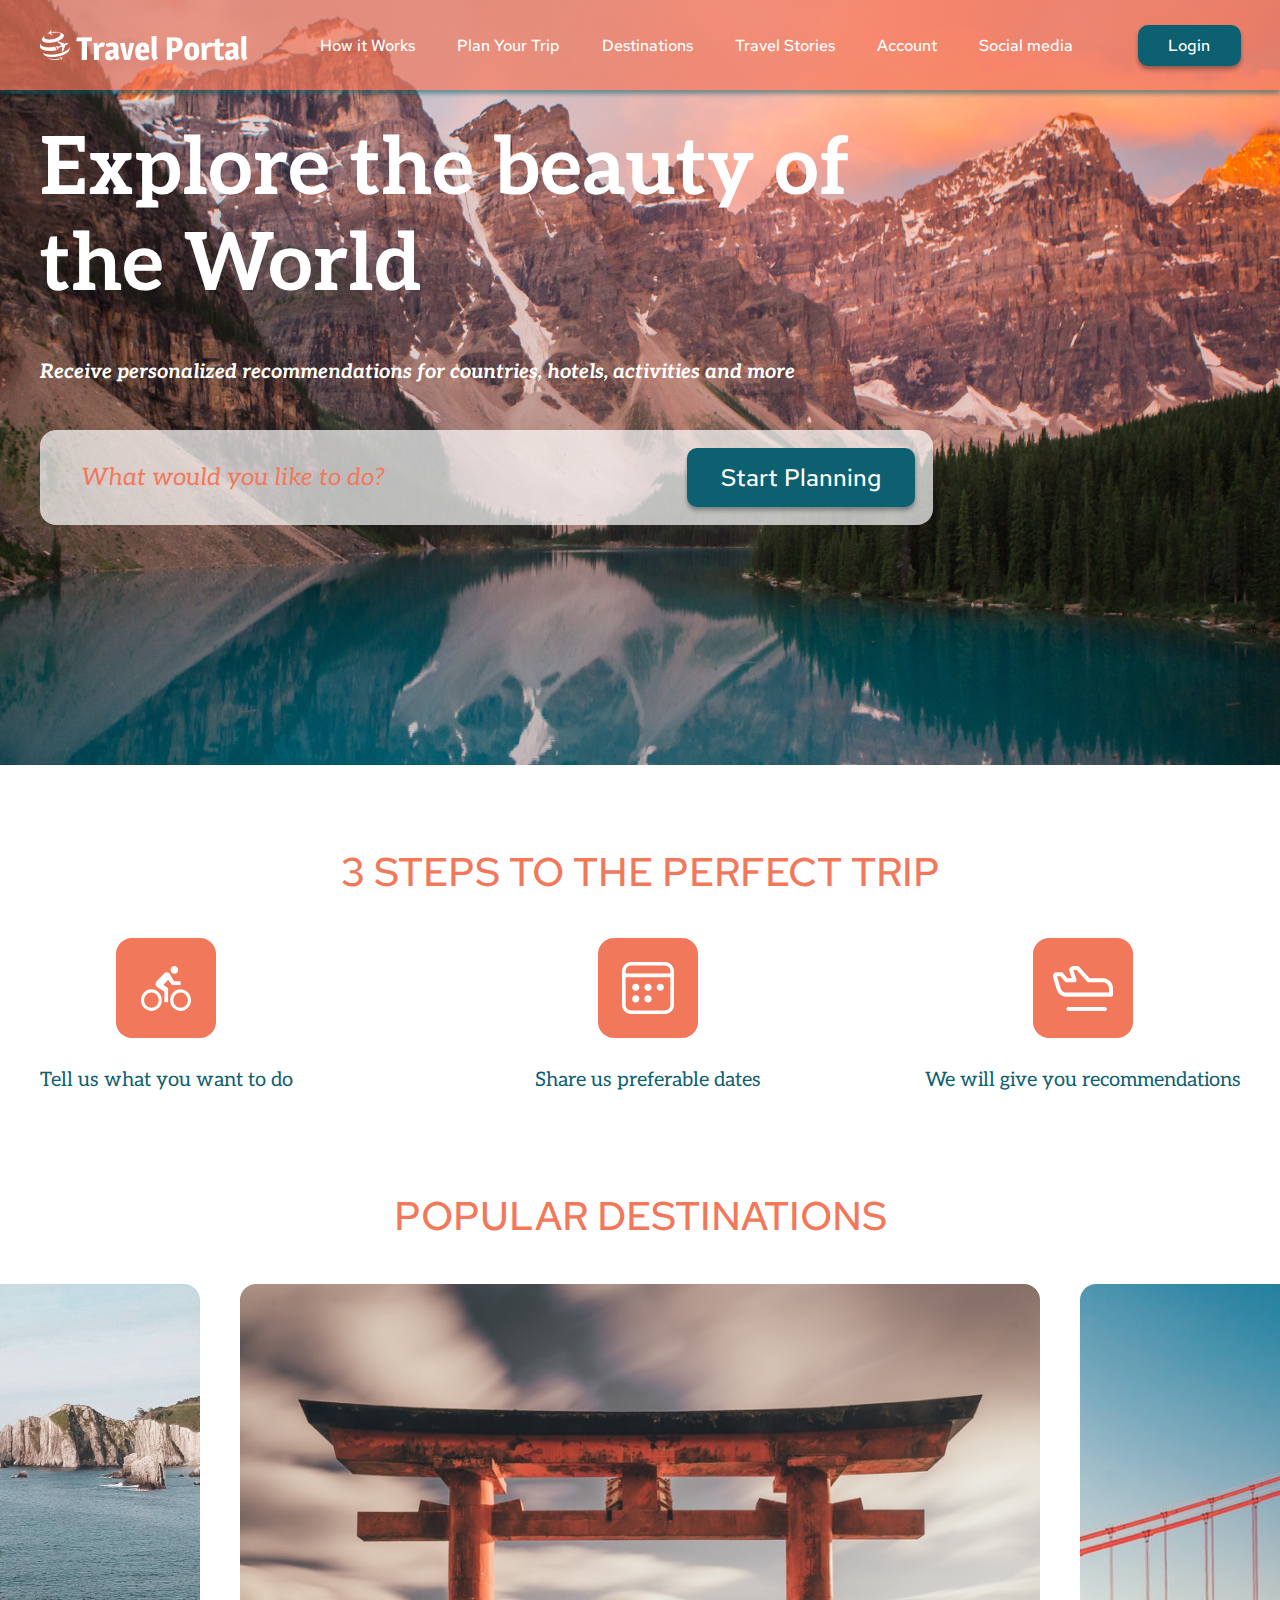
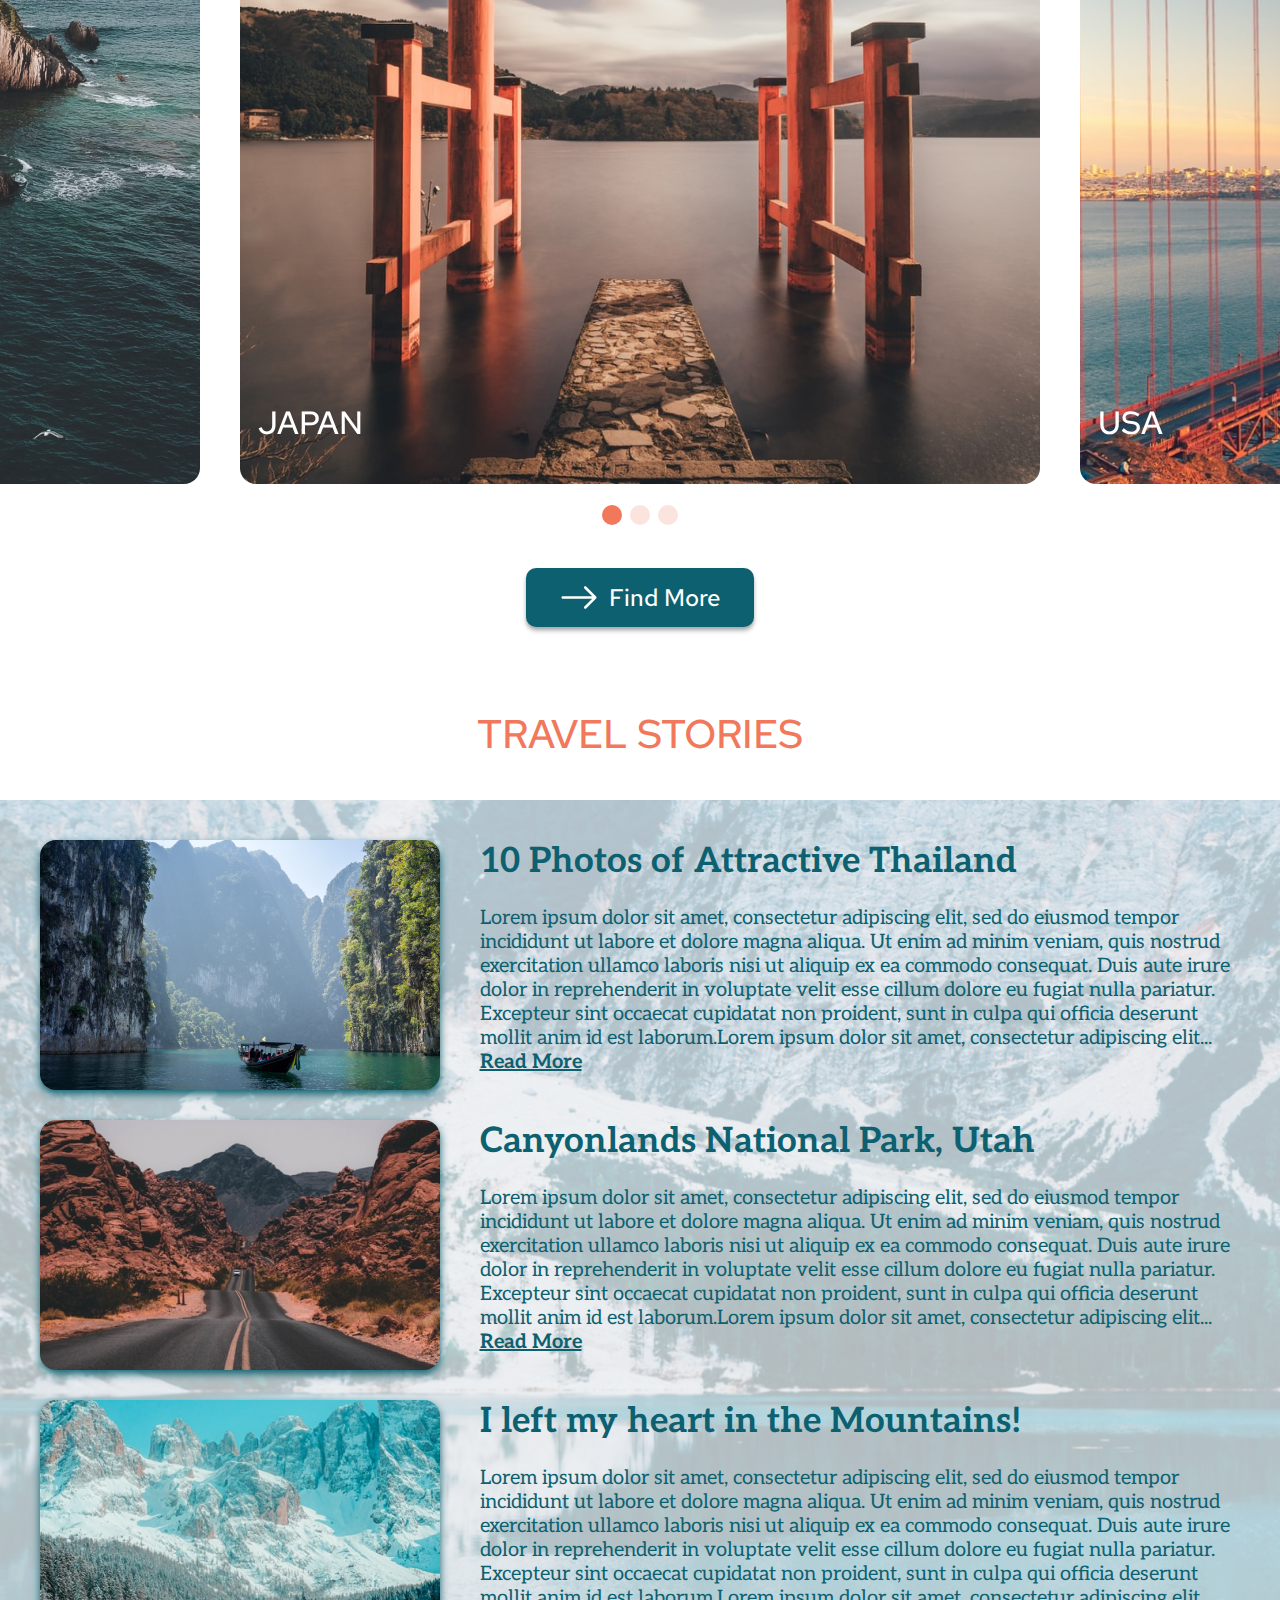
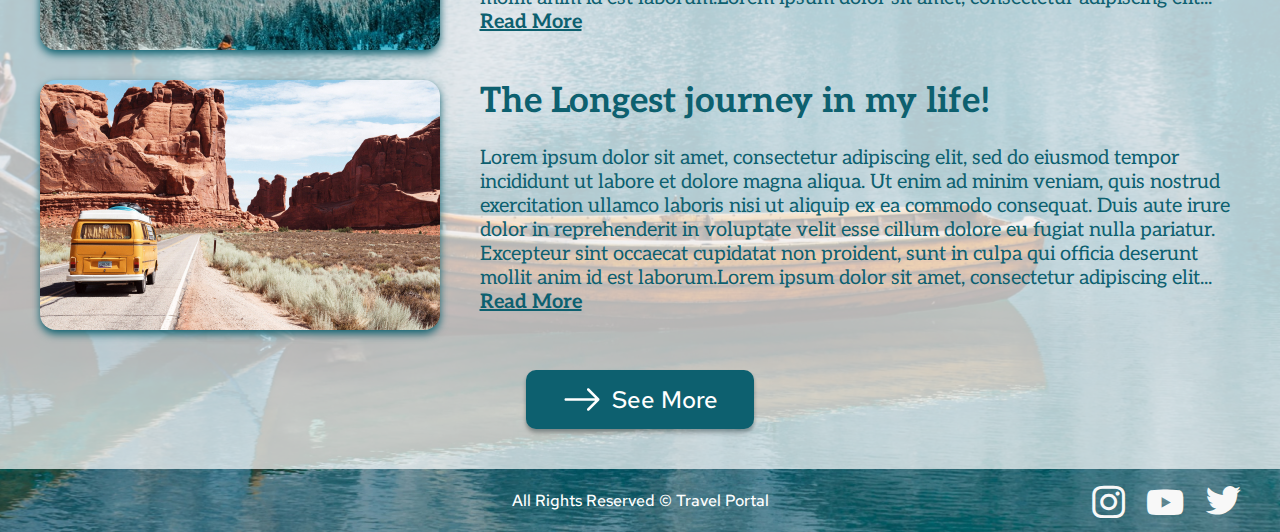
<file: travel-layout/index.html>
<!DOCTYPE html>
<html lang="en">
<head>
	<meta charset="UTF-8">
	<meta http-equiv="X-UA-Compatible" content="IE=edge">
	<meta name="viewport" content="width=device-width, initial-scale=1.0">
	<link rel="stylesheet" href="css/iconsfont.css">
	<link rel="stylesheet" href="css/style.css">
	<link rel="stylesheet" href="https://cdn.jsdelivr.net/npm/swiper@8/swiper-bundle.min.css"/>
	<title>Travel Portal</title>
</head>
<body>
	<div class="wrapper">
<header class="header">
	<div class="header__container container">
		<div class="menu__logo">
			<img class="menu__logo-image" src="./assets/img/logo/logo.png" alt="Logo travel portal">
		</div>
		<div class="header__menu menu">
			<div class="menu__icon">
				<span></span>
			</div>
			<nav class="menu__body">
				<ul class="menu__list">
					<li class="menu__item"><a data-goto=".page-section_1" href="#" class="menu__link">How it Works</a></li>
					<li class="menu__item"><a data-goto=".page-section_2" href="#" class="menu__link">Plan Your Trip</a></li>
					<li class="menu__item"><a data-goto=".page-section_3" href="#" class="menu__link">Destinations</a></li>
					<li class="menu__item"><a data-goto=".page-section_4" href="#" class="menu__link">Travel Stories</a></li>
				</ul>
			</nav>
		</div>
		<button type="button" class="menu__btn btn"><span>Login</span></button>
	</div>
</header>

		<main class="travel-portal">
			<section class="plan-your-trip page-section_1">
			<div class="plan-your-trip__container">
				<div class="container">
					<div class="plan-your-trip__wrapper">
							<div class="plan-your-trip__main-title">
								<h1>Explore the beauty of the World</h1>
							</div>
							<div class="plan-your-trip__sub-main-title">
								Receive personalized recommendations for countries, hotels, activities and more
							</div>
							<div class="plan-your-trip__search">
								<form class="plan-your-trip__form form form-row" action="#">
									<div class="plan-your-trip__input "><input class="form-input input" name="usersearch" type="text" placeholder="What would you like to do?"></div>
									<div class="plan-your-trip__btn"><button class=" btn" type="submit"><span>Start Planning</span></button></div>
								</form>
							</div>
					</div>
				</div>
			</div>
			</section>
			<section class="steps page-section_2">
				<div class="steps__container">
					<div class="container">
						<div class="steps__wrapper">
							<div class="steps__title title">
								<h2>3 STEPS TO THE PERFECT TRIP</h2>
							</div>
							<div class="steps__row">
								<div class="steps__column">
									<div class="step">
										<div class="step__icon step__icon_icon_1">
											<img src="./assets/img/icon/v_1.svg" alt="inon bicycle">
										</div>
										<div class="step__text">
											Tell us what you want to do
										</div>
									</div>
								</div>
								<div class="steps__column">
									<div class="step">
										<div class="step__icon step__icon_icon_2">
											<img src="./assets/img/icon/v_2.svg" alt="inon calendar">
										</div>
										<div class="step__text">
											Share us preferable dates 
										</div>
									</div>
								</div>
								<div class="steps__column">
									<div class="step">
										<div class="step__icon step__icon_icon_3">
											<img src="./assets/img/icon/v_3.svg" alt="inon airplane">
										</div>
										<div class="step__text">
											We will give you recommendations
										</div>
									</div>
								</div>
							</div>
						</div>
					</div>
				</div>
			</section>
			<section class="destinations page-section_3">
				<div class="destinations__container">
						<div class="destinations__titile title">
							<h2>POPULAR DESTINATIONS</h2>
						</div>
						<div class="destinations__slider-main-wrapper">
							<div class="destinations__slider swiper-container">
								<div class="destinations__wrapper swiper-wrapper">
									<div class="destinations__slide swiper-slide">
										<div class="destinations__image">
											<img class="destinations__photo" src="./assets/img//photo//slider_1.jpg" alt="Image">
											<div class="destinations__text">SPAIN</div>
										</div>
									</div>
									<div class="destinations__slide swiper-slide">
										<div class="destinations__image">
											<img class="destinations__photo" src="./assets/img//photo//slider_2.jpg" alt="Image">
											<div class="destinations__text">JAPAN</div>
										</div>
									</div>
									<div class="destinations__slide swiper-slide">
										<div class="destinations__image">
											<img class="destinations__photo" src="./assets/img//photo//slider_3.jpg" alt="Image">
											<div class="destinations__text">USA</div>
										</div>
									</div>
								</div>
								<div class="swiper-button-prev"></div>
								<div class="swiper-button-next"></div>
								<div class="swiper-pagination"></div>
							</div>
						</div>
							<div class="destinations__btn">
								<button class="btn btn-arrow" type="submit">
								<span>Find More</span>
								</button>
							</div>

				</div>
			</section>
			<section class="travel-stories page-section_4">
				<div class="travel-stories__title title">
					TRAVEL STORIES
				</div>
				<div class="travel-stories__container">
					<div class="travel-stories__full-screen-background">
						<div class="container">
							<div class="stories">
								<div class="stories__column">
									<div class="stories__row">
										<div class="stories__photo">
											<img src="./assets/img/photo/stories_1.jpg" alt="photo">
										</div>
										<div class="stories__body">
											<div class="stories__title">
												10 Photos of Attractive Thailand
											</div>
											<div class="stories__text">
												Lorem ipsum dolor sit amet, consectetur adipiscing elit, sed do eiusmod tempor incididunt ut labore et dolore magna aliqua. Ut enim ad minim veniam, quis nostrud exercitation ullamco laboris nisi ut aliquip ex ea commodo consequat. Duis aute irure dolor in reprehenderit in voluptate velit esse cillum dolore eu fugiat nulla pariatur. Excepteur sint occaecat cupidatat non proident, sunt in culpa qui officia deserunt mollit anim id est laborum.Lorem ipsum dolor sit amet, consectetur adipiscing elit... <a class="stories__link" href="#">Read More</a>
											</div>
										</div>
									</div>
									<div class="stories__row">
										<div class="stories__photo">
											<img src="./assets/img/photo/stories_2.jpg" alt="photo">
										</div>
										<div class="stories__body">
											<div class="stories__title">
												Canyonlands National Park, Utah
											</div>
											<div class="stories__text">
												Lorem ipsum dolor sit amet, consectetur adipiscing elit, sed do eiusmod tempor incididunt ut labore et dolore magna aliqua. Ut enim ad minim veniam, quis nostrud exercitation ullamco laboris nisi ut aliquip ex ea commodo consequat. Duis aute irure dolor in reprehenderit in voluptate velit esse cillum dolore eu fugiat nulla pariatur. Excepteur sint occaecat cupidatat non proident, sunt in culpa qui officia deserunt mollit anim id est laborum.Lorem ipsum dolor sit amet, consectetur adipiscing elit... <a class="stories__link" href="#">Read More</a>
											</div>
										</div>
									</div>
									<div class="stories__row">
										<div class="stories__photo">
											<img src="./assets/img/photo/stories_3.jpg" alt="photo">
										</div>
										<div class="stories__body">
											<div class="stories__title">
												I left my heart in the Mountains!
											</div>
											<div class="stories__text">
												Lorem ipsum dolor sit amet, consectetur adipiscing elit, sed do eiusmod tempor incididunt ut labore et dolore magna aliqua. Ut enim ad minim veniam, quis nostrud exercitation ullamco laboris nisi ut aliquip ex ea commodo consequat. Duis aute irure dolor in reprehenderit in voluptate velit esse cillum dolore eu fugiat nulla pariatur. Excepteur sint occaecat cupidatat non proident, sunt in culpa qui officia deserunt mollit anim id est laborum.Lorem ipsum dolor sit amet, consectetur adipiscing elit... <a class="stories__link" href="#">Read More</a>
											</div>
										</div>
									</div>
									<div class="stories__row">
										<div class="stories__photo">
											<img src="./assets/img/photo/stories_4.jpg" alt="photo">
										</div>
										<div class="stories__body">
											<div class="stories__title">
												The Longest journey in my life!
											</div>
											<div class="stories__text">
												Lorem ipsum dolor sit amet, consectetur adipiscing elit, sed do eiusmod tempor incididunt ut labore et dolore magna aliqua. Ut enim ad minim veniam, quis nostrud exercitation ullamco laboris nisi ut aliquip ex ea commodo consequat. Duis aute irure dolor in reprehenderit in voluptate velit esse cillum dolore eu fugiat nulla pariatur. Excepteur sint occaecat cupidatat non proident, sunt in culpa qui officia deserunt mollit anim id est laborum.Lorem ipsum dolor sit amet, consectetur adipiscing elit... <a class="stories__link" href="#">Read More</a>
											</div>
										</div>
									</div>
									<div class="stories__btn "><button class="btn btn-arrow" type="submit"><span>See More</span></button></div>
								</div>
							</div>
						</div>
					</div>

				</div>
			</section>
		</main>
<footer class="footer">
	<div class="container">
		<div class="footer__body">
			<div class="footer__text">All Rights Reserved © Travel Portal</div>
			<div class="footer__social social">
				<a href="#" class="social__item _icon-footer_1"></a>
				<a href="#" class="social__item _icon-footer_2_2"></a>
				<a href="#" class="social__item _icon-footer_3"></a>
			</div>
		</div>
	</div>
</footer>
	</div>
	<script src="https://cdn.jsdelivr.net/npm/swiper@8/swiper-bundle.min.js"></script>
	<script src="js/script.js"></script>
</body>
</html>
</file>
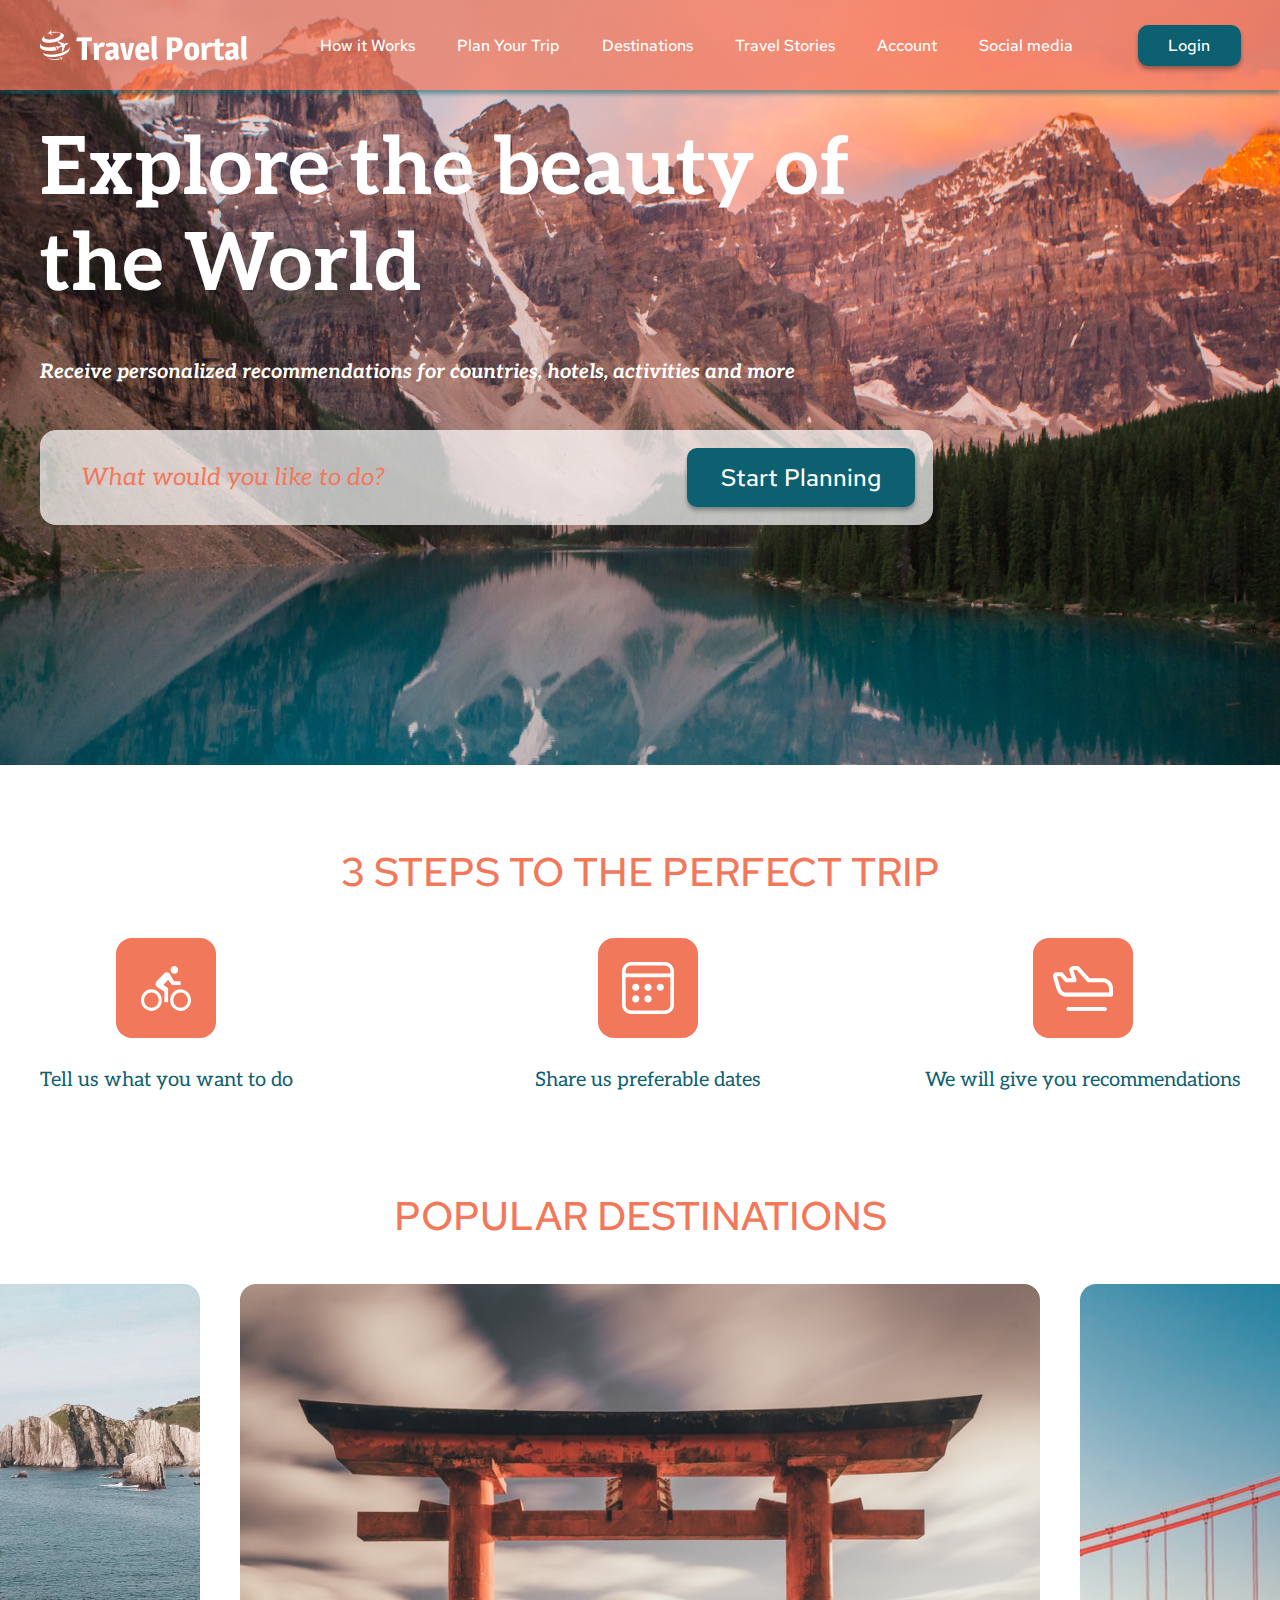
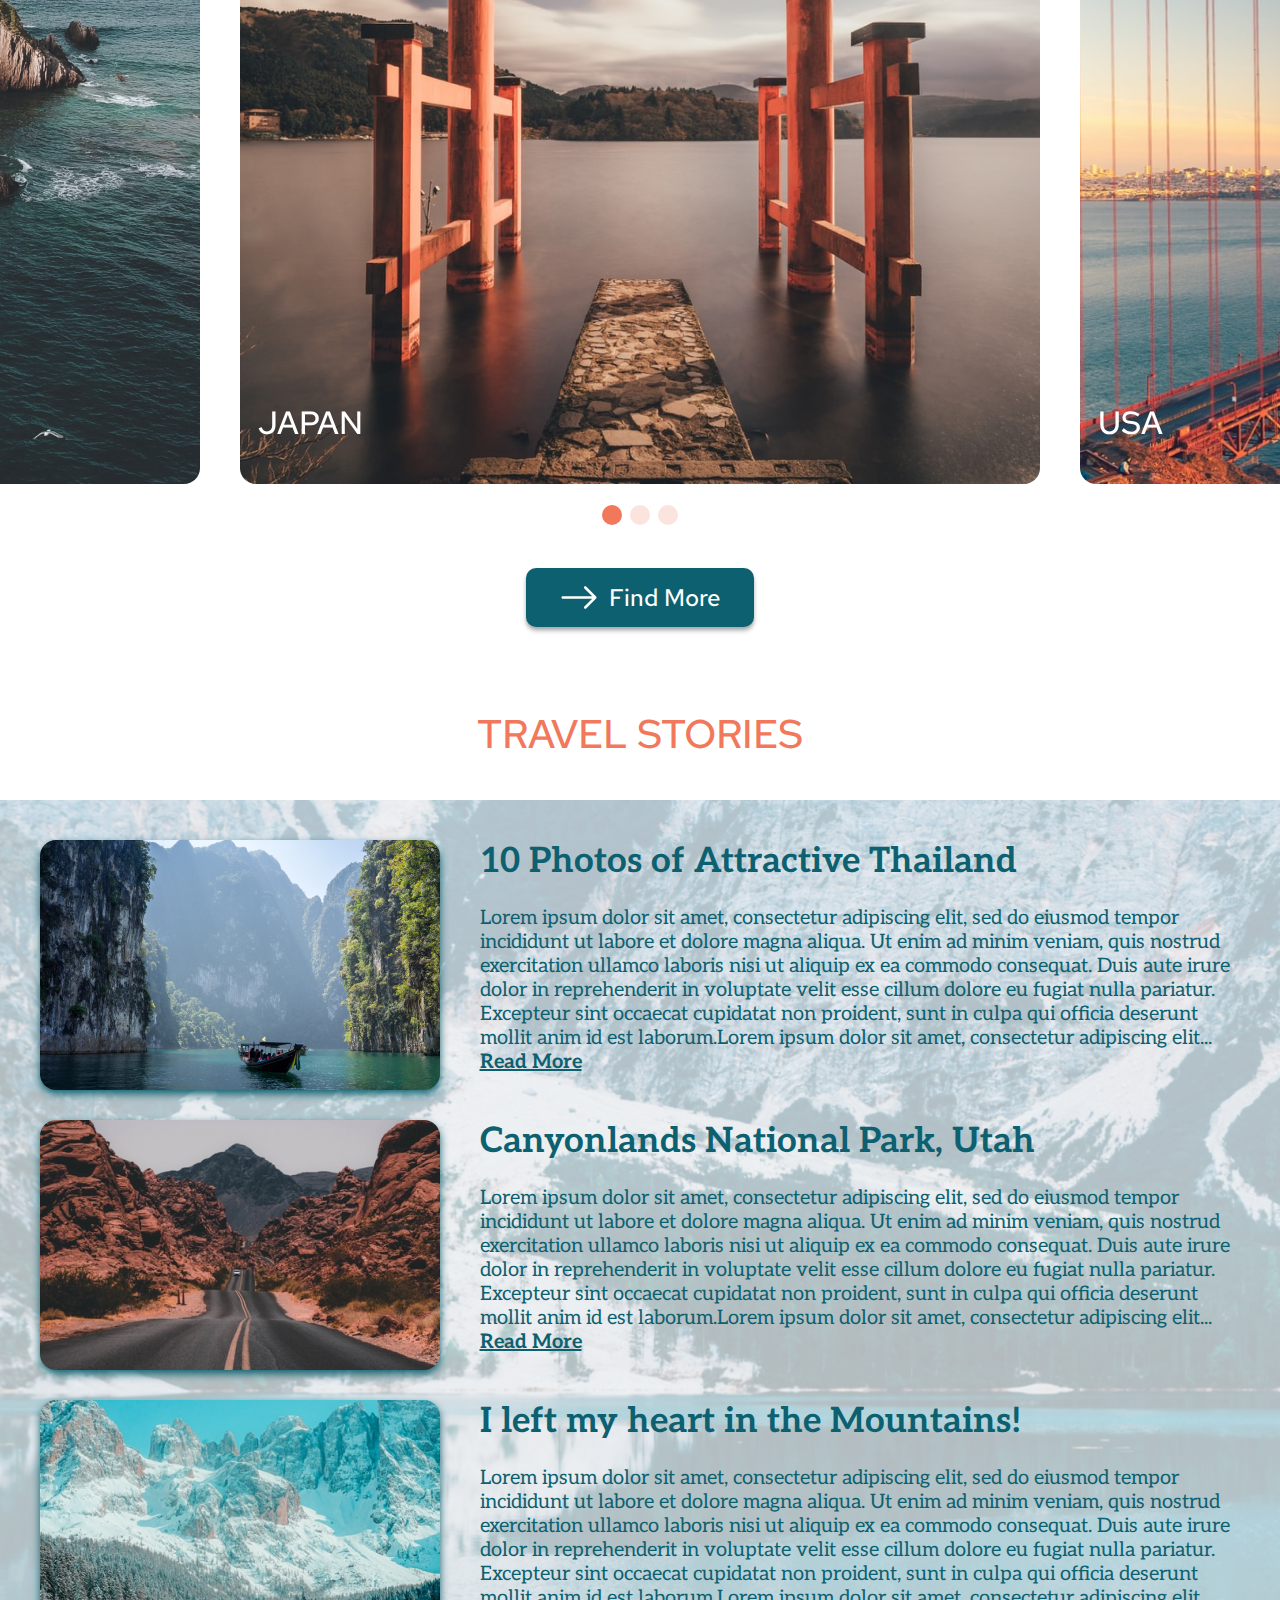
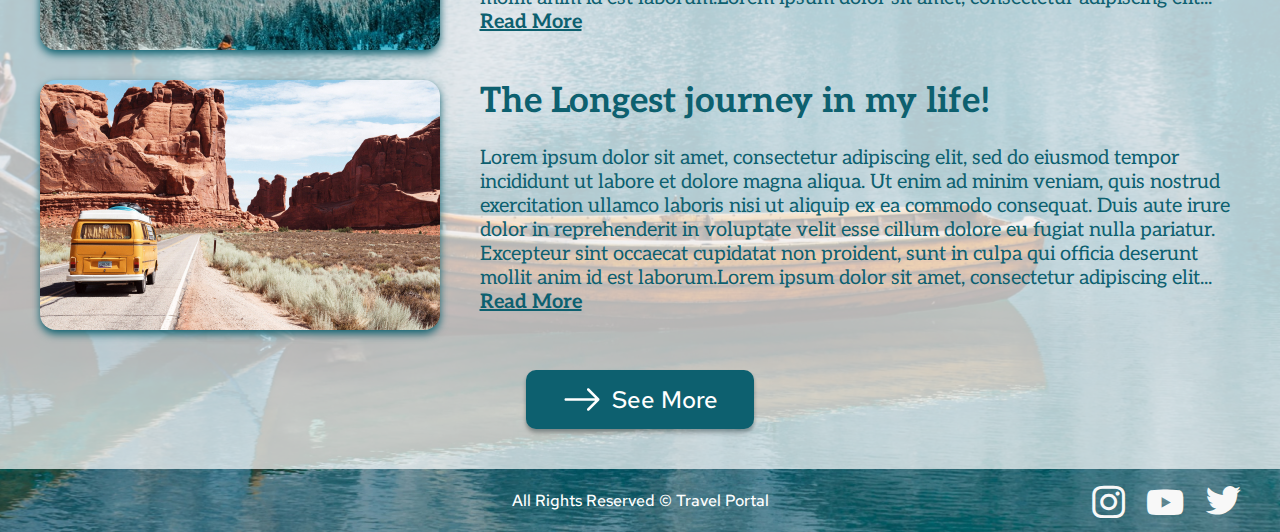
<file: travel-layout/incex.html>
<!DOCTYPE html>
<html lang="en">
<head>
	<meta charset="UTF-8">
	<meta http-equiv="X-UA-Compatible" content="IE=edge">
	<meta name="viewport" content="width=device-width, initial-scale=1.0">
	<link rel="stylesheet" href="css/iconsfont.css">
	<link rel="stylesheet" href="css/style.css">
	<link rel="stylesheet" href="https://cdn.jsdelivr.net/npm/swiper@8/swiper-bundle.min.css"/>
	<title>Travel Portal</title>
</head>
<body>
	<div class="wrapper">
<header class="header">
	<div class="header__container container">
		<div class="menu__logo">
			<img class="menu__logo-image" src="./assets/img/logo/logo.png" alt="Logo travel portal">
		</div>
		<div class="header__menu menu">
			<div class="menu__icon">
				<span></span>
			</div>
			<nav class="menu__body">
				<ul class="menu__list">
					<li class="menu__item"><a data-goto=".page-section_1" href="#" class="menu__link">How it Works</a></li>
					<li class="menu__item"><a data-goto=".page-section_2" href="#" class="menu__link">Plan Your Trip</a></li>
					<li class="menu__item"><a data-goto=".page-section_3" href="#" class="menu__link">Destinations</a></li>
					<li class="menu__item"><a data-goto=".page-section_4" href="#" class="menu__link">Travel Stories</a></li>
				</ul>
			</nav>
		</div>
		<button type="button" class="menu__btn btn"><span>Login</span></button>
	</div>
</header>

		<main class="travel-portal">
			<section class="plan-your-trip page-section_1">
			<div class="plan-your-trip__container">
				<div class="container">
					<div class="plan-your-trip__wrapper">
							<div class="plan-your-trip__main-title">
								<h1>Explore the beauty of the World</h1>
							</div>
							<div class="plan-your-trip__sub-main-title">
								Receive personalized recommendations for countries, hotels, activities and more
							</div>
							<div class="plan-your-trip__search">
								<form class="plan-your-trip__form form form-row" action="#">
									<div class="plan-your-trip__input "><input class="form-input input" name="usersearch" type="text" placeholder="What would you like to do?"></div>
									<div class="plan-your-trip__btn"><button class=" btn" type="submit"><span>Start Planning</span></button></div>
								</form>
							</div>
					</div>
				</div>
			</div>
			</section>
			<section class="steps page-section_2">
				<div class="steps__container">
					<div class="container">
						<div class="steps__wrapper">
							<div class="steps__title title">
								<h2>3 STEPS TO THE PERFECT TRIP</h2>
							</div>
							<div class="steps__row">
								<div class="steps__column">
									<div class="step">
										<div class="step__icon step__icon_icon_1">
											<img src="./assets/img/icon/v_1.svg" alt="inon bicycle">
										</div>
										<div class="step__text">
											Tell us what you want to do
										</div>
									</div>
								</div>
								<div class="steps__column">
									<div class="step">
										<div class="step__icon step__icon_icon_2">
											<img src="./assets/img/icon/v_2.svg" alt="inon calendar">
										</div>
										<div class="step__text">
											Share us preferable dates 
										</div>
									</div>
								</div>
								<div class="steps__column">
									<div class="step">
										<div class="step__icon step__icon_icon_3">
											<img src="./assets/img/icon/v_3.svg" alt="inon airplane">
										</div>
										<div class="step__text">
											We will give you recommendations
										</div>
									</div>
								</div>
							</div>
						</div>
					</div>
				</div>
			</section>
			<section class="destinations page-section_3">
				<div class="destinations__container">
						<div class="destinations__titile title">
							<h2>POPULAR DESTINATIONS</h2>
						</div>
						<div class="destinations__slider-main-wrapper">
							<div class="destinations__slider swiper-container">
								<div class="destinations__wrapper swiper-wrapper">
									<div class="destinations__slide swiper-slide">
										<div class="destinations__image">
											<img class="destinations__photo" src="./assets/img//photo//slider_1.jpg" alt="Image">
											<div class="destinations__text">SPAIN</div>
										</div>
									</div>
									<div class="destinations__slide swiper-slide">
										<div class="destinations__image">
											<img class="destinations__photo" src="./assets/img//photo//slider_2.jpg" alt="Image">
											<div class="destinations__text">JAPAN</div>
										</div>
									</div>
									<div class="destinations__slide swiper-slide">
										<div class="destinations__image">
											<img class="destinations__photo" src="./assets/img//photo//slider_3.jpg" alt="Image">
											<div class="destinations__text">USA</div>
										</div>
									</div>
								</div>
								<div class="swiper-button-prev"></div>
								<div class="swiper-button-next"></div>
								<div class="swiper-pagination"></div>
							</div>
						</div>
							<div class="destinations__btn">
								<button class="btn btn-arrow" type="submit">
								<span>Find More</span>
								</button>
							</div>

				</div>
			</section>
			<section class="travel-stories page-section_4">
				<div class="travel-stories__title title">
					TRAVEL STORIES
				</div>
				<div class="travel-stories__container">
					<div class="travel-stories__full-screen-background">
						<div class="container">
							<div class="stories">
								<div class="stories__column">
									<div class="stories__row">
										<div class="stories__photo">
											<img src="./assets/img/photo/stories_1.jpg" alt="photo">
										</div>
										<div class="stories__body">
											<div class="stories__title">
												10 Photos of Attractive Thailand
											</div>
											<div class="stories__text">
												Lorem ipsum dolor sit amet, consectetur adipiscing elit, sed do eiusmod tempor incididunt ut labore et dolore magna aliqua. Ut enim ad minim veniam, quis nostrud exercitation ullamco laboris nisi ut aliquip ex ea commodo consequat. Duis aute irure dolor in reprehenderit in voluptate velit esse cillum dolore eu fugiat nulla pariatur. Excepteur sint occaecat cupidatat non proident, sunt in culpa qui officia deserunt mollit anim id est laborum.Lorem ipsum dolor sit amet, consectetur adipiscing elit... <a class="stories__link" href="#">Read More</a>
											</div>
										</div>
									</div>
									<div class="stories__row">
										<div class="stories__photo">
											<img src="./assets/img/photo/stories_2.jpg" alt="photo">
										</div>
										<div class="stories__body">
											<div class="stories__title">
												Canyonlands National Park, Utah
											</div>
											<div class="stories__text">
												Lorem ipsum dolor sit amet, consectetur adipiscing elit, sed do eiusmod tempor incididunt ut labore et dolore magna aliqua. Ut enim ad minim veniam, quis nostrud exercitation ullamco laboris nisi ut aliquip ex ea commodo consequat. Duis aute irure dolor in reprehenderit in voluptate velit esse cillum dolore eu fugiat nulla pariatur. Excepteur sint occaecat cupidatat non proident, sunt in culpa qui officia deserunt mollit anim id est laborum.Lorem ipsum dolor sit amet, consectetur adipiscing elit... <a class="stories__link" href="#">Read More</a>
											</div>
										</div>
									</div>
									<div class="stories__row">
										<div class="stories__photo">
											<img src="./assets/img/photo/stories_3.jpg" alt="photo">
										</div>
										<div class="stories__body">
											<div class="stories__title">
												I left my heart in the Mountains!
											</div>
											<div class="stories__text">
												Lorem ipsum dolor sit amet, consectetur adipiscing elit, sed do eiusmod tempor incididunt ut labore et dolore magna aliqua. Ut enim ad minim veniam, quis nostrud exercitation ullamco laboris nisi ut aliquip ex ea commodo consequat. Duis aute irure dolor in reprehenderit in voluptate velit esse cillum dolore eu fugiat nulla pariatur. Excepteur sint occaecat cupidatat non proident, sunt in culpa qui officia deserunt mollit anim id est laborum.Lorem ipsum dolor sit amet, consectetur adipiscing elit... <a class="stories__link" href="#">Read More</a>
											</div>
										</div>
									</div>
									<div class="stories__row">
										<div class="stories__photo">
											<img src="./assets/img/photo/stories_4.jpg" alt="photo">
										</div>
										<div class="stories__body">
											<div class="stories__title">
												The Longest journey in my life!
											</div>
											<div class="stories__text">
												Lorem ipsum dolor sit amet, consectetur adipiscing elit, sed do eiusmod tempor incididunt ut labore et dolore magna aliqua. Ut enim ad minim veniam, quis nostrud exercitation ullamco laboris nisi ut aliquip ex ea commodo consequat. Duis aute irure dolor in reprehenderit in voluptate velit esse cillum dolore eu fugiat nulla pariatur. Excepteur sint occaecat cupidatat non proident, sunt in culpa qui officia deserunt mollit anim id est laborum.Lorem ipsum dolor sit amet, consectetur adipiscing elit... <a class="stories__link" href="#">Read More</a>
											</div>
										</div>
									</div>
									<div class="stories__btn "><button class="btn btn-arrow" type="submit"><span>See More</span></button></div>
								</div>
							</div>
						</div>
					</div>

				</div>
			</section>
		</main>
<footer class="footer">
	<div class="container">
		<div class="footer__body">
			<div class="footer__text">All Rights Reserved © Travel Portal</div>
			<div class="footer__social social">
				<a href="#" class="social__item _icon-footer_1"></a>
				<a href="#" class="social__item _icon-footer_2_2"></a>
				<a href="#" class="social__item _icon-footer_3"></a>
			</div>
		</div>
	</div>
</footer>
	</div>
	<script src="https://cdn.jsdelivr.net/npm/swiper@8/swiper-bundle.min.js"></script>
	<script src="js/script.js"></script>
</body>
</html>
</file>
<file: travel-layout/css/iconsfont.css>
@font-face {
  font-family: 'icons';
  src:  url('../fonts/icons.eot?40tux6');
  src:  url('../fonts/icons.eot?40tux6#iefix') format('embedded-opentype'),
    url('../fonts/icons.ttf?40tux6') format('truetype'),
    url('../fonts/icons.woff?40tux6') format('woff'),
    url('../fonts/icons.svg?40tux6#icons') format('svg');
  font-weight: normal;
  font-style: normal;
  font-display: block;
}

[class^="_icon-"]::before, [class*=" _icon-"]::before {
  /* use !important to prevent issues with browser extensions that change fonts */
  font-family: 'icons' !important;
  speak: never;
  font-style: normal;
  font-weight: normal;
  font-variant: normal;
  text-transform: none;
  line-height: 1;

  /* Better Font Rendering =========== */
  -webkit-font-smoothing: antialiased;
  -moz-osx-font-smoothing: grayscale;
}

._icon-footer_2-2:before {
  content: "\e900";
  color: #f8f8f8;
}
._icon-footer_2_2:before {
  content: "\e901";

  color: #f8f8f8;
}
._icon-footer_2-1:before {
  content: "\e902";
  color: #f8f8f8;
}
._icon-footer_3:before {
  content: "\e903";
  color: #f8f8f8;
}
._icon-steps_1:before {
  content: "\e904";
  color: #fff;
}
._icon-steps_2:before {
  content: "\e905";
  color: #fff;
}
._icon-steps_3:before {
  content: "\e906";
  color: #fff;
}
._icon-footer_1:before {
  content: "\e907";
  color: #f8f8f8;
}
._icon-arrow:before {
  content: "\e908";
  color: #fff;
}
._icon-pencil2:before {
  content: "\e909";
}
</file>
<file: travel-layout/css/style.css>
@import url(https://fonts.googleapis.com/css?family=Red+Hat+Text:regular,500);
@import url(https://fonts.googleapis.com/css?family=Aleo:regular,italic,700,700italic);
* {
  padding: 0px;
  margin: 0px;
  border: 0px;
}

*,
*:before,
*:after {
  -webkit-box-sizing: border-box;
  box-sizing: border-box;
}

:focus,
:active {
  outline: none;
}

a:focus,
a:active {
  outline: none;
}

aside,
nav,
footer,
header,
section {
  display: block;
}

html,
body {
  height: 100%;
  min-width: 320px;
}

body {
  line-height: 1;
  font-family: "Red Hat Text";
  -ms-text-size-adjust: 100%;
  -moz-text-size-adjust: 100%;
  -webkit-text-size-adjust: 100%;
}

input,
button,
textarea {
  font-family: "Red Hat Text";
}

input::-ms-clear {
  display: none;
}

button {
  cursor: pointer;
}

button::-moz-focus-inner {
  padding: 0;
  border: 0;
}

a,
a:visited {
  text-decoration: none;
}

a:hover {
  text-decoration: none;
}

ul li {
  list-style: none;
}

img {
  vertical-align: top;
}

h1,
h2,
h3,
h4,
h5,
h6 {
  font-weight: inherit;
  font-size: inherit;
}

body {
  color: #000;
  font-size: 14px;
}
body.lock {
  overflow: hidden;
}

.wrapper {
  width: 100%;
  min-height: 100vh;
  overflow: hidden;
  display: -webkit-box;
  display: -ms-flexbox;
  display: flex;
  font-size: 0;
  -webkit-box-orient: vertical;
  -webkit-box-direction: normal;
      -ms-flex-direction: column;
          flex-direction: column;
}
/*=======================================================*/
body {
  font-size: 14px;
}

/*=======================================================*/
.plan-your-trip {
  position: relative;
  z-index: 2;
  top: -90px;
  margin-bottom: -10px;
  height: 765px;
  display: -webkit-box;
  display: -ms-flexbox;
  display: flex;
  font-size: 0;
}
@media (max-width: 991.98px) {
  .plan-your-trip {
    height: 595px;
  }
}
@media (max-width: 767.98px) {
  .plan-your-trip {
    height: 539px;
    margin-bottom: -35px;
  }
}
@media (max-width: 390.98px) {
  .plan-your-trip {
    top: -30px;
    height: 250px;
    margin-bottom: -12px;
  }
}
.plan-your-trip__container {
  background: url("../assets/img/photo/photo_1.jpg") center/cover no-repeat;
  -webkit-box-flex: 1;
      -ms-flex: 1 1 auto;
          flex: 1 1 auto;
}
@media (max-width: 390.98px) {
  .plan-your-trip__container {
    background: url("../assets/img/photo/photo_1_2.jpg") no-repeat;
  }
}
.plan-your-trip__wrapper {
  padding: 122px 308px 0px 0px;
}
@media (max-width: 991.98px) {
  .plan-your-trip__wrapper {
    padding: 145px 308px 0px 0px;
  }
}
@media (max-width: 767.98px) {
  .plan-your-trip__wrapper {
    padding: 125px 308px 0px 0px;
  }
}
@media (max-width: 390.98px) {
  .plan-your-trip__wrapper {
    padding: 142px 0px 0px 0px;
  }
}
.plan-your-trip__main-title {
  font-family: "Aleo";
  font-style: normal;
  font-weight: 700;
  font-size: 80px;
  line-height: 96px;
  color: #fff;
  margin-bottom: 46px;
}
@media (max-width: 1213px) {
  .plan-your-trip__main-title {
    font-size: 60px;
    line-height: 72px;
  }
}
@media (max-width: 991.98px) {
  .plan-your-trip__main-title {
    font-size: 40px;
    line-height: 51px;
  }
}
@media (max-width: 390.98px) {
  .plan-your-trip__main-title {
    display: none;
  }
}
.plan-your-trip__sub-main-title {
  font-family: "Aleo";
  font-style: italic;
  font-weight: 700;
  font-size: 20px;
  line-height: 24px;
  color: #fff;
  margin-bottom: 46px;
}
@media (max-width: 991.98px) {
  .plan-your-trip__sub-main-title {
    font-size: 18px;
    line-height: 20px;
  }
}
@media (max-width: 390.98px) {
  .plan-your-trip__sub-main-title {
    display: none;
  }
}
.plan-your-trip__input {
  -webkit-box-flex: 1;
      -ms-flex: 1 1 auto;
          flex: 1 1 auto;
  display: -webkit-box;
  display: -ms-flexbox;
  display: flex;
  -webkit-box-align: center;
      -ms-flex-align: center;
          align-items: center;
}
/*=======================================================*/
.steps {
  margin-bottom: 97px;
}
@media (max-width: 767.98px) {
  .steps {
    margin-bottom: 40px;
  }
}
@media (max-width: 390.98px) {
  .steps {
    margin-bottom: 25px;
  }
}
@media (max-width: 390.98px) {
  .steps__container {
    padding: 0px 0px 0px 0px;
  }
}
.steps__title {
  margin-bottom: 40px;
}
@media (max-width: 767.98px) {
  .steps__title {
    margin-bottom: 30px;
  }
}
@media (max-width: 390.98px) {
  .steps__title {
    margin-bottom: 20px;
  }
}
.steps__row {
  display: -webkit-box;
  display: -ms-flexbox;
  display: flex;
  font-size: 0;
  -webkit-box-orient: horizontal;
  -webkit-box-direction: normal;
      -ms-flex-direction: row;
          flex-direction: row;
  -webkit-box-pack: justify;
      -ms-flex-pack: justify;
          justify-content: space-between;
}
@media (max-width: 470px) {
  .steps__row {
    width: 360px;
    margin: 0 auto;
  }
}
.steps__column {
  display: -webkit-box;
  display: -ms-flexbox;
  display: flex;
  font-size: 0;
}
.steps__column:nth-child(1) {
  padding-right: 238px;
}
.steps__column:nth-child(1) .step__text {
  text-align: center;
}
.steps__column:nth-child(2) {
  padding-right: 160px;
}
.steps__column:nth-child(2) .step__text {
  text-align: center;
}
.steps__column:nth-child(3) .step__text {
  text-align: center;
}
@media (max-width: 1213px) {
  .steps__column:nth-child(1) {
    padding-right: 220px;
  }
}
@media (max-width: 991.98px) {
  .steps__column:nth-child(1) {
    padding-right: 195px;
  }
}
@media (max-width: 767.98px) {
  .steps__column:nth-child(1) {
    padding-right: 0px;
  }
  .steps__column:nth-child(2) {
    padding-right: 0px;
  }
}
@media (max-width: 540px) {
  .steps__column:nth-child(1) .step__icon {
    margin: 0px 28px 19px 0px;
  }
  .steps__column:nth-child(1) .step__text {
    text-align: left;
    width: 94px;
  }
  .steps__column:nth-child(2) .step__icon {
    margin: 0px 0px 19px 0px;
  }
  .steps__column:nth-child(2) .step__text {
    text-align: center;
    width: 111px;
  }
  .steps__column:nth-child(3) .step__icon {
    margin: 0px 0px 19px 28px;
  }
  .steps__column:nth-child(3) .step__text {
    text-align: right;
    width: 98px;
  }
}

.step {
  display: -webkit-box;
  display: -ms-flexbox;
  display: flex;
  font-size: 0;
  -webkit-box-orient: vertical;
  -webkit-box-direction: normal;
      -ms-flex-direction: column;
          flex-direction: column;
}
.step__icon {
  -ms-flex-item-align: center;
      -ms-grid-row-align: center;
      align-self: center;
  background: #f2785c;
  border-radius: 16px;
  display: inline-block;
  margin-bottom: 30px;
}
.step__icon_icon_1 {
  padding: 28px 25px 27px 25px;
}
.step__icon_icon_2 {
  padding: 24px;
}
.step__icon_icon_3 {
  padding: 28px 20px 27px 20px;
}
@media (max-width: 991.98px) {
  .step__icon_icon_1 {
    padding: 19px 17px 19.5px 18px;
  }
  .step__icon_icon_1 img {
    height: 31.5px;
    width: 35px;
  }
  .step__icon_icon_2 {
    padding: 18px 17px 18px 17px;
  }
  .step__icon_icon_2 img {
    height: 35px;
    width: 35px;
  }
  .step__icon_icon_3 {
    padding: 20px 15px 20px 15px;
  }
  .step__icon_icon_3 img {
    height: 30px;
    width: 40px;
  }
}
.step__text {
  font-family: "Aleo";
  font-style: normal;
  font-weight: 400;
  font-size: 20px;
  line-height: 24px;
  color: #0d606f;
}
@media (max-width: 1213px) {
  .step__text {
    font-size: 14px;
    line-height: 20px;
  }
}
@media (max-width: 991.98px) {
  .step__text {
    font-size: 10px;
    line-height: 12px;
  }
}

/*=======================================================*/
.destinations {
  margin-bottom: 80px;
}
@media (max-width: 991.98px) {
  .destinations {
    margin-bottom: 60px;
  }
}
@media (max-width: 767.98px) {
  .destinations {
    margin-bottom: 40px;
  }
}
@media (max-width: 390.98px) {
  .destinations {
    margin-bottom: 25px;
  }
}
.destinations__container {
  display: -webkit-box;
  display: -ms-flexbox;
  display: flex;
  -webkit-box-orient: vertical;
  -webkit-box-direction: normal;
      -ms-flex-direction: column;
          flex-direction: column;
  -webkit-box-pack: center;
      -ms-flex-pack: center;
          justify-content: center;
  -webkit-box-align: center;
      -ms-flex-align: center;
          align-items: center;
}
.destinations__titile {
  margin-bottom: 42px;
}
@media (max-width: 767.98px) {
  .destinations__titile {
    margin-bottom: 30px;
  }
}
@media (max-width: 390.98px) {
  .destinations__titile {
    margin-bottom: 10px;
  }
}
.destinations__slider-main-wrapper {
  min-width: 0;
  margin-bottom: 84px;
}
@media (max-width: 991.98px) {
  .destinations__slider-main-wrapper {
    margin-bottom: 70px;
  }
}
@media (max-width: 390.98px) {
  .destinations__slider-main-wrapper {
    margin-bottom: 10px;
  }
}
.destinations__slider {
  max-width: 2520px;
  overflow: hidden;
}
@media (max-width: 1213px) {
  .destinations__slider {
    max-width: 2150px;
  }
}
@media (max-width: 991.98px) {
  .destinations__slider {
    max-width: 1810px;
  }
}
@media (max-width: 767.98px) {
  .destinations__slider {
    max-width: 1500px;
  }
}
@media (max-width: 590px) {
  .destinations__slider {
    max-width: 1290px;
  }
}
.destinations__image {
  position: relative;
  text-align: center;
}
.destinations__image img {
  border-radius: 16px;
}
@media (max-width: 1213px) {
  .destinations__image img {
    max-width: 660px;
  }
}
@media (max-width: 991.98px) {
  .destinations__image img {
    max-width: 545px;
  }
}
@media (max-width: 767.98px) {
  .destinations__image img {
    max-width: 450px;
  }
}
@media (max-width: 590px) {
  .destinations__image img {
    max-width: 390px;
  }
}
.destinations__text {
  display: inline-block;
  position: absolute;
  z-index: 2;
  top: 718px;
  left: 38px;
  font-family: "Red Hat Text";
  font-style: normal;
  font-weight: 500;
  font-size: 32px;
  line-height: 42px;
  color: #fff;
}
@media (max-width: 1213px) {
  .destinations__text {
    top: 583px;
    left: 43px;
  }
}
@media (max-width: 991.98px) {
  .destinations__text {
    font-size: 24px;
    line-height: 32px;
    top: 482px;
    left: 41px;
  }
}
@media (max-width: 767.98px) {
  .destinations__text {
    top: 394px;
    left: 35px;
  }
}
@media (max-width: 590px) {
  .destinations__text {
    font-size: 20px;
    line-height: 26px;
    top: 348px;
    left: 31px;
  }
}
@media (max-width: 390.98px) {
  .destinations__text {
    font-size: 20px;
    line-height: 26px;
    top: 11px;
    left: 0px;
    right: 270px;
  }
}
.destinations__btn {
  display: -webkit-box;
  display: -ms-flexbox;
  display: flex;
  -webkit-box-pack: center;
      -ms-flex-pack: center;
          justify-content: center;
}

.destinations__slider .swiper-button-prev::after,
.destinations__slider .swiper-button-next::after {
  color: #f2785c;
  font-size: 96px;
}
@media (max-width: 390.98px) {
  .destinations__slider .swiper-button-prev::after,
.destinations__slider .swiper-button-next::after {
    font-size: 30px;
    font-weight: 900;
  }
}

@media (max-width: 390.98px) {
  .swiper-button-next,
.swiper-button-prev {
    top: 580px !important;
  }
}

.swiper-button-prev {
  left: 60px !important;
}
@media (max-width: 390.98px) {
  .swiper-button-prev {
    left: 20px !important;
  }
}

.swiper-button-next {
  right: 60px !important;
}
@media (max-width: 390.98px) {
  .swiper-button-next {
    right: 20px !important;
  }
}

.destinations__slider .swiper-pagination-bullet {
  width: 20px;
  height: 20px;
  background-color: #f2785c;
}
@media (max-width: 991.98px) {
  .destinations__slider .swiper-pagination-bullet {
    width: 12px;
    height: 12px;
  }
}
@media (max-width: 390.98px) {
  .destinations__slider .swiper-pagination-bullet {
    width: 8px;
    height: 8px;
  }
}

.swiper-horizontal > .swiper-pagination-bullets,
.swiper-pagination-bullets.swiper-pagination-horizontal,
.swiper-pagination-custom,
.swiper-pagination-fraction {
  bottom: 0px !important;
  top: 2105px;
}
@media (max-width: 1213px) {
  .swiper-horizontal > .swiper-pagination-bullets,
.swiper-pagination-bullets.swiper-pagination-horizontal,
.swiper-pagination-custom,
.swiper-pagination-fraction {
    top: 1935px;
  }
}
@media (max-width: 991.98px) {
  .swiper-horizontal > .swiper-pagination-bullets,
.swiper-pagination-bullets.swiper-pagination-horizontal,
.swiper-pagination-custom,
.swiper-pagination-fraction {
    top: 1610px;
  }
}
@media (max-width: 767.98px) {
  .swiper-horizontal > .swiper-pagination-bullets,
.swiper-pagination-bullets.swiper-pagination-horizontal,
.swiper-pagination-custom,
.swiper-pagination-fraction {
    top: 1315px;
  }
}
@media (max-width: 590px) {
  .swiper-horizontal > .swiper-pagination-bullets,
.swiper-pagination-bullets.swiper-pagination-horizontal,
.swiper-pagination-custom,
.swiper-pagination-fraction {
    top: 1255px;
  }
}
@media (max-width: 390.98px) {
  .swiper-horizontal > .swiper-pagination-bullets,
.swiper-pagination-bullets.swiper-pagination-horizontal,
.swiper-pagination-custom,
.swiper-pagination-fraction {
    top: 666px;
  }
}

/*=======================================================*/
.travel-stories {
  position: relative;
  z-index: 2;
}
.travel-stories__container {
  background: url("../assets/img/photo/photo_2.jpg") center/cover no-repeat;
  -webkit-box-flex: 1;
      -ms-flex: 1 1 auto;
          flex: 1 1 auto;
  padding: 0px 0px 63px 0px;
}
@media (max-width: 390.98px) {
  .travel-stories__container {
    background: url("../assets/img/photo/photo_2_2.jpg") center/cover no-repeat;
  }
}
.travel-stories__full-screen-background {
  background: rgba(255, 255, 255, 0.7);
}
.travel-stories__title {
  margin-bottom: 40px;
}
@media (max-width: 767.98px) {
  .travel-stories__title {
    margin-bottom: 30px;
  }
}
@media (max-width: 390.98px) {
  .travel-stories__title {
    margin-bottom: 10px;
  }
}

.stories {
  padding: 40px 0px 40px 0px;
}
@media (max-width: 415px) {
  .stories {
    padding: 10px 0px 10px 0px;
  }
}
.stories__column {
  display: -webkit-box;
  display: -ms-flexbox;
  display: flex;
  font-size: 0;
  -webkit-box-orient: vertical;
  -webkit-box-direction: normal;
      -ms-flex-direction: column;
          flex-direction: column;
}
.stories__row {
  display: -webkit-box;
  display: -ms-flexbox;
  display: flex;
  font-size: 0;
  -webkit-box-orient: horizontal;
  -webkit-box-direction: normal;
      -ms-flex-direction: row;
          flex-direction: row;
  margin-bottom: 30px;
}
.stories__row:nth-child(4) {
  margin-bottom: 40px;
}
@media (max-width: 415px) {
  .stories__row:nth-child(4) {
    margin-bottom: 10px;
  }
}
.stories__link {
  -webkit-text-decoration-line: underline;
          text-decoration-line: underline;
  font-weight: 700;
  color: #0d606f;
}
.stories__photo img {
  -webkit-filter: drop-shadow(0px 4px 4px #0d606f);
          filter: drop-shadow(0px 4px 4px #0d606f);
  border-radius: 16px;
}
@media (max-width: 991.98px) {
  .stories__photo img {
    width: 320px;
    height: 200px;
  }
}
@media (max-width: 767.98px) {
  .stories__photo img {
    width: 240px;
    height: 150px;
  }
}
@media (max-width: 415px) {
  .stories__photo img {
    width: 155px;
    height: 130px;
  }
}
.stories__body {
  padding: 0px 0px 0px 40px;
  color: #0d606f;
  font-family: "Aleo";
  font-style: normal;
  font-weight: 400;
}
@media (max-width: 415px) {
  .stories__body {
    padding: 0px 0px 0px 10px;
  }
}
.stories__title {
  font-weight: 700;
  font-size: 35px;
  line-height: 42px;
  margin-bottom: 24px;
}
@media (max-width: 1213px) {
  .stories__title {
    font-size: 26px;
    line-height: 31px;
    margin-bottom: 20px;
  }
}
@media (max-width: 991.98px) {
  .stories__title {
    font-size: 23px;
    line-height: 26px;
    margin-bottom: 18px;
  }
}
@media (max-width: 767.98px) {
  .stories__title {
    font-size: 18px;
    line-height: 20px;
    margin-bottom: 15px;
  }
}
@media (max-width: 415px) {
  .stories__title {
    font-size: 11px;
    line-height: 13px;
    margin-bottom: 10px;
  }
}
.stories__text {
  font-size: 20px;
  line-height: 24px;
}
@media (max-width: 1213px) {
  .stories__text {
    font-size: 18px;
    line-height: 22px;
  }
}
@media (max-width: 991.98px) {
  .stories__text {
    font-size: 14px;
    line-height: 18px;
  }
}
@media (max-width: 767.98px) {
  .stories__text {
    font-size: 12px;
    line-height: 15px;
  }
}
@media (max-width: 415px) {
  .stories__text {
    font-size: 9px;
    line-height: 11px;
  }
}
.stories__btn {
  display: -webkit-box;
  display: -ms-flexbox;
  display: flex;
  font-size: 0;
  -webkit-box-pack: center;
      -ms-flex-pack: center;
          justify-content: center;
}

/*=======================================================*/
.container {
  max-width: 1201px;
  margin: 0 auto;
  width: 100%;
}
@media (max-width: 1213px) {
  .container {
    max-width: 970px;
  }
}
@media (max-width: 991.98px) {
  .container {
    max-width: 750px;
  }
}
@media (max-width: 767.98px) {
  .container {
    max-width: none;
    padding: 0 15px;
  }
}
@media (max-width: 390.98px) {
  .container {
    max-width: none;
    padding: 0 15px;
  }
}

.form {
  max-height: 95px;
  background: rgba(255, 255, 255, 0.7);
  border-radius: 16px;
  padding: 18px 18px 18px 41px;
}
@media (max-width: 991.98px) {
  .form {
    max-height: 71px;
    padding: 9px 9px 9px 16px;
  }
}
@media (max-width: 767.98px) {
  .form {
    max-height: 48px;
    width: 360px;
  }
}

.form-row {
  display: -webkit-box;
  display: -ms-flexbox;
  display: flex;
  font-size: 0;
  -webkit-box-pack: justify;
      -ms-flex-pack: justify;
          justify-content: space-between;
}

.btn {
  display: inline-block;
  width: 228px;
  height: 59px;
  background: #0d606f;
  -webkit-box-shadow: 0px 4px 4px rgba(0, 0, 0, 0.25), 0px 2px 3px rgba(13, 96, 111, 0.16);
          box-shadow: 0px 4px 4px rgba(0, 0, 0, 0.25), 0px 2px 3px rgba(13, 96, 111, 0.16);
  border-radius: 10px;
  font-style: normal;
  font-weight: 500;
  font-size: 24px;
  line-height: 32px;
  color: #fff;
}
@media (max-width: 991.98px) {
  .btn {
    width: 92px;
    height: 30px;
    font-size: 11px;
    line-height: 15px;
  }
}
.btn.fw {
  width: 100%;
}

.btn-arrow {
  -webkit-box-align: center;
      -ms-flex-align: center;
          align-items: center;
  font-size: 24px;
  line-height: 32px;
}
.btn-arrow span {
  background: url("../assets/img/icon/arrow.svg") left no-repeat;
  padding-left: 50px;
}
@media (max-width: 991.98px) {
  .btn-arrow {
    width: 171px;
    height: 42px;
    font-size: 21px;
    line-height: 18px;
  }
  .btn-arrow span {
    background-size: 25px 25px;
    padding-left: 35px;
    padding-bottom: 3px;
  }
}
@media (max-width: 767.98px) {
  .btn-arrow {
    width: 92px;
    height: 30px;
    font-size: 11px;
    line-height: 15px;
  }
  .btn-arrow span {
    background-size: 10px 10px;
    padding-left: 16px;
    padding-bottom: 0px;
  }
}
@media (max-width: 767.98px) and (max-width: 390.98px) {
  .btn-arrow {
    width: 92px;
    height: 30px;
    font-size: 11px;
    line-height: 15px;
  }
  .btn-arrow span {
    background-size: 10px 10px;
    padding-left: 16px;
    padding-bottom: 0px;
  }
}

input[type=text],
input[type=email],
input[type=tel],
textarea {
  -webkit-appearance: none;
  -moz-appearance: none;
  appearance: none;
}

.input {
  border-radius: 0 !important;
  width: 100%;
  height: 29px;
  display: block;
  background: rgba(255, 255, 255, 0);
  font-family: "Aleo";
  font-style: italic;
  font-weight: 400;
  font-size: 24px;
  line-height: 29px;
  color: #f2785c;
}
@media (max-width: 991.98px) {
  .input {
    font-size: 16px;
    line-height: 19px;
    height: 19px;
  }
}
@media (max-width: 991.98px) {
  input::-webkit-input-placeholder {
    font-size: 16px !important;
  }
  input::-moz-placeholder {
    font-size: 16px !important;
  }
  input:-ms-input-placeholder {
    font-size: 16px !important;
  }
  input::-ms-input-placeholder {
    font-size: 16px !important;
  }
  input::placeholder {
    font-size: 16px !important;
  }
}
@media (max-width: 390.98px) {
  input::-webkit-input-placeholder {
    font-size: 14px !important;
    line-height: 17px !important;
  }
  input::-moz-placeholder {
    font-size: 14px !important;
    line-height: 17px !important;
  }
  input:-ms-input-placeholder {
    font-size: 14px !important;
    line-height: 17px !important;
  }
  input::-ms-input-placeholder {
    font-size: 14px !important;
    line-height: 17px !important;
  }
  input::placeholder {
    font-size: 14px !important;
    line-height: 17px !important;
  }
}
textarea.input {
  resize: none;
  padding: 0px 0px;
}

input[type=text]::-webkit-input-placeholder {
  font-family: "Aleo";
  font-style: italic;
  font-weight: 400;
  font-size: 24px;
  line-height: 29px;
  color: #f2785c;
}

input[type=text]::-moz-placeholder {
  font-family: "Aleo";
  font-style: italic;
  font-weight: 400;
  font-size: 24px;
  line-height: 29px;
  color: #f2785c;
}

input[type=text]:-ms-input-placeholder {
  font-family: "Aleo";
  font-style: italic;
  font-weight: 400;
  font-size: 24px;
  line-height: 29px;
  color: #f2785c;
}

input[type=text]::-ms-input-placeholder {
  font-family: "Aleo";
  font-style: italic;
  font-weight: 400;
  font-size: 24px;
  line-height: 29px;
  color: #f2785c;
}

input[type=text]::placeholder {
  font-family: "Aleo";
  font-style: italic;
  font-weight: 400;
  font-size: 24px;
  line-height: 29px;
  color: #f2785c;
}

.title {
  font-family: "Red Hat Text";
  font-style: normal;
  font-weight: 500;
  font-size: 40px;
  line-height: 53px;
  text-align: center;
  color: #f2785c;
}
@media (max-width: 1213px) {
  .title {
    font-size: 30px;
    line-height: 40px;
  }
}
@media (max-width: 767.98px) {
  .title {
    font-size: 20px;
    line-height: 22px;
  }
}
@media (max-width: 390.98px) {
  .title {
    font-size: 14px;
    line-height: 19px;
  }
}

.noselect {
  -webkit-touch-callout: none;
  -webkit-user-select: none;
  -moz-user-select: none;
  -ms-user-select: none;
  user-select: none;
}

ol.counter {
  list-style-type: none;
  counter-reset: item;
}
ol.counter li {
  position: relative;
  padding: 0px 0px 0px 45px;
}
ol.counter li:before {
  counter-increment: item;
  content: counter(item);
  position: absolute;
  left: 0;
  top: 0;
  color: #818181;
  font-size: 14px;
  font-weight: 700;
  text-align: center;
  line-height: 26px;
  border-radius: 50%;
  width: 28px;
  height: 28px;
  border: 1px solid #4274bb;
}

.ibg {
  position: relative;
}
.ibg img {
  position: absolute;
  width: 100%;
  height: 100%;
  top: 0;
  left: 0;
  -o-object-fit: cover;
     object-fit: cover;
}

body.ie .ibg {
  background-position: center;
  background-size: cover;
  background-repeat: no-repeat;
}
body.ie .ibg img {
  width: 0;
  height: 0;
  opacity: 0;
  visibility: hidden;
}

.header {
  position: relative;
  z-index: 3;
  background: rgba(242, 120, 92, 0.7);
  -webkit-box-shadow: 0px 4px 4px rgba(13, 96, 111, 0.5);
          box-shadow: 0px 4px 4px rgba(13, 96, 111, 0.5);
}
@media (max-width: 390.98px) {
  .header {
    background: -webkit-gradient(linear, left top, left bottom, from(#0d606f), color-stop(25.1%, rgba(13, 96, 111, 0)));
    background: linear-gradient(180deg, #0d606f 0%, rgba(13, 96, 111, 0) 25.1%);
    -webkit-box-shadow: 0px 0px 0px rgba(0, 0, 0, 0);
            box-shadow: 0px 0px 0px rgba(0, 0, 0, 0);
  }
}
.header__container {
  margin: 0 auto;
  display: -webkit-box;
  display: -ms-flexbox;
  display: flex;
  font-size: 0;
  -webkit-box-pack: justify;
      -ms-flex-pack: justify;
          justify-content: space-between;
  -webkit-box-align: center;
      -ms-flex-align: center;
          align-items: center;
  height: 90px;
}
@media (max-width: 390.98px) {
  .header__container {
    height: 32px;
  }
}
@media (max-width: 390.98px) {
  .header__menu {
    padding-top: 43px;
  }
}

.menu__logo {
  max-width: 216px;
}
@media (max-width: 390.98px) {
  .menu__logo {
    padding-top: 43px;
  }
}
.menu__logo-image img {
  max-width: 100%;
}
.menu__list {
  display: -webkit-box;
  display: -ms-flexbox;
  display: flex;
  -webkit-box-orient: horizontal;
  -webkit-box-direction: normal;
      -ms-flex-direction: row;
          flex-direction: row;
}
.menu__item {
  padding: 0px 21px 0px 21px;
}
.menu__item:first-child {
  padding-left: 0px;
}
.menu__item:last-child {
  padding-right: 0px;
}
@media (max-width: 390.98px) {
  .menu__item {
    padding: 0px 21px 0px 21px;
    margin: 0px 0px 10px 0px !important;
  }
  .menu__item:first-child {
    padding-left: 0px;
  }
  .menu__item:last-child {
    padding-right: 0px;
    margin: 0px 0px 27px 0px !important;
  }
  .menu__item li {
    font-size: 16px;
    line-height: 21px;
  }
}
.menu__link {
  font-style: normal;
  font-weight: 500;
  font-size: 16px;
  line-height: 21px;
  color: #fff;
}
.menu__btn.btn {
  width: 103px;
  height: 41px;
  font-size: 16px;
  line-height: 21px;
}
.menu__icon {
  display: none;
}

@media (max-width: 1213px) {
  .menu__link {
    font-size: 14px !important;
  }

  .menu__item {
    padding: 0px 12px 0px 12px;
  }
}
@media (max-width: 991.98px) {
  .menu__btn {
    display: none;
  }

  .menu__icon {
    z-index: 5;
    display: block;
    position: relative;
    width: 30px;
    height: 18px;
    cursor: pointer;
    -webkit-transition: left 1.7s ease 0.3s;
    transition: left 1.7s ease 0.3s;
  }

  .menu__icon::after,
.menu__icon::before,
.menu__icon span {
    left: 0;
    position: absolute;
    height: 10%;
    width: 100%;
    -webkit-transition: all 0.3s ease 0s;
    transition: all 0.3s ease 0s;
    background-color: #fff;
  }

  .menu__icon::after,
.menu__icon::before {
    content: "";
  }

  .menu__icon::after {
    bottom: 0;
  }

  .menu__icon::before {
    height: 2px;
    top: 0;
  }

  .menu__icon span {
    top: 50%;
    -webkit-transform: scale(1) translate(0px, -50%);
            transform: scale(1) translate(0px, -50%);
  }

  .menu__icon.__active span {
    -webkit-transform: scale(0) translate(0px, -50%);
            transform: scale(0) translate(0px, -50%);
  }

  .menu__icon.__active::before {
    top: 50%;
    -webkit-transform: rotate(-45deg) translate(0px, -50%);
            transform: rotate(-45deg) translate(0px, -50%);
  }

  .menu__icon.__active::after {
    bottom: 50%;
    height: 2px;
    -webkit-transform: rotate(45deg) translate(0px, 50%);
            transform: rotate(45deg) translate(0px, 50%);
  }

  .menu__icon.__active {
    bottom: 15px;
  }

  .menu__body {
    position: absolute;
    top: 0;
    left: 100%;
    width: 165px;
    height: 100%;
    background: #f2785c;
    -webkit-box-shadow: 0px 4px 3px rgba(13, 96, 111, 0.25);
            box-shadow: 0px 4px 3px rgba(13, 96, 111, 0.25);
    border-radius: 10px;
    -webkit-transition: left 2s ease 0s;
    transition: left 2s ease 0s;
  }

  .menu__body.__active {
    left: 100%;
  }

  .menu__item {
    display: inline-block;
    text-align: right;
  }

  .menu__list {
    -webkit-box-orient: vertical;
    -webkit-box-direction: normal;
        -ms-flex-direction: column;
            flex-direction: column;
    background: #f2785c;
    -webkit-box-shadow: 0px 4px 3px rgba(13, 96, 111, 0.25);
            box-shadow: 0px 4px 3px rgba(13, 96, 111, 0.25);
    border-radius: 10px;
    padding: 44px 15px 0px 44px;
  }

  .menu__list > li {
    margin: 0px 0px 30px 0px;
  }

  .menu__list > li :last-child {
    margin: 0px 0px 0px 0px;
  }

  .menu__link {
    font-family: "Red Hat Text";
    font-style: normal;
    font-weight: 500;
    font-size: 16px;
    line-height: 21px;
  }

  .menu__item {
    padding: 0px 0px 0px 0px;
  }

  .menu__logo {
    -webkit-box-ordinal-group: 2;
        -ms-flex-order: 1;
            order: 1;
  }

  .header__menu {
    -webkit-box-ordinal-group: 4;
        -ms-flex-order: 3;
            order: 3;
  }

  .menu__btn {
    -webkit-box-ordinal-group: 3;
        -ms-flex-order: 2;
            order: 2;
  }
}
.footer {
  margin-bottom: -63px;
  position: relative;
  z-index: 3;
  top: -63px;
}
.footer__body {
  position: relative;
  padding: 21px 0px 21px 0px;
}
@media (max-width: 767.98px) {
  .footer__body {
    padding: 0px 0px 0px 0px;
  }
}
.footer__text {
  color: #fff;
  display: -webkit-box;
  display: -ms-flexbox;
  display: flex;
  font-size: 0;
  -webkit-box-pack: center;
      -ms-flex-pack: center;
          justify-content: center;
  font-family: "Red Hat Text";
  font-style: normal;
  font-weight: 500;
  font-size: 16px;
  line-height: 21px;
}
@media (max-width: 767.98px) {
  .footer__text {
    display: none;
  }
}
.social {
  position: absolute;
  top: 16px;
  right: 0px;
  display: -webkit-box;
  display: -ms-flexbox;
  display: flex;
  font-size: 0;
  -webkit-box-pack: end;
      -ms-flex-pack: end;
          justify-content: flex-end;
}
.social__item {
  font-size: 34px;
  margin-right: 20px;
}
.social__item:last-child {
  margin-right: 0px;
}
@media (max-width: 767.98px) {
  .social {
    -webkit-box-pack: center;
        -ms-flex-pack: center;
            justify-content: center;
    padding: 10px 0px 3px 0px;
    position: relative;
    top: 0;
    right: 0px;
  }
  .social__item {
    font-size: 33px;
  }
}
</file>
